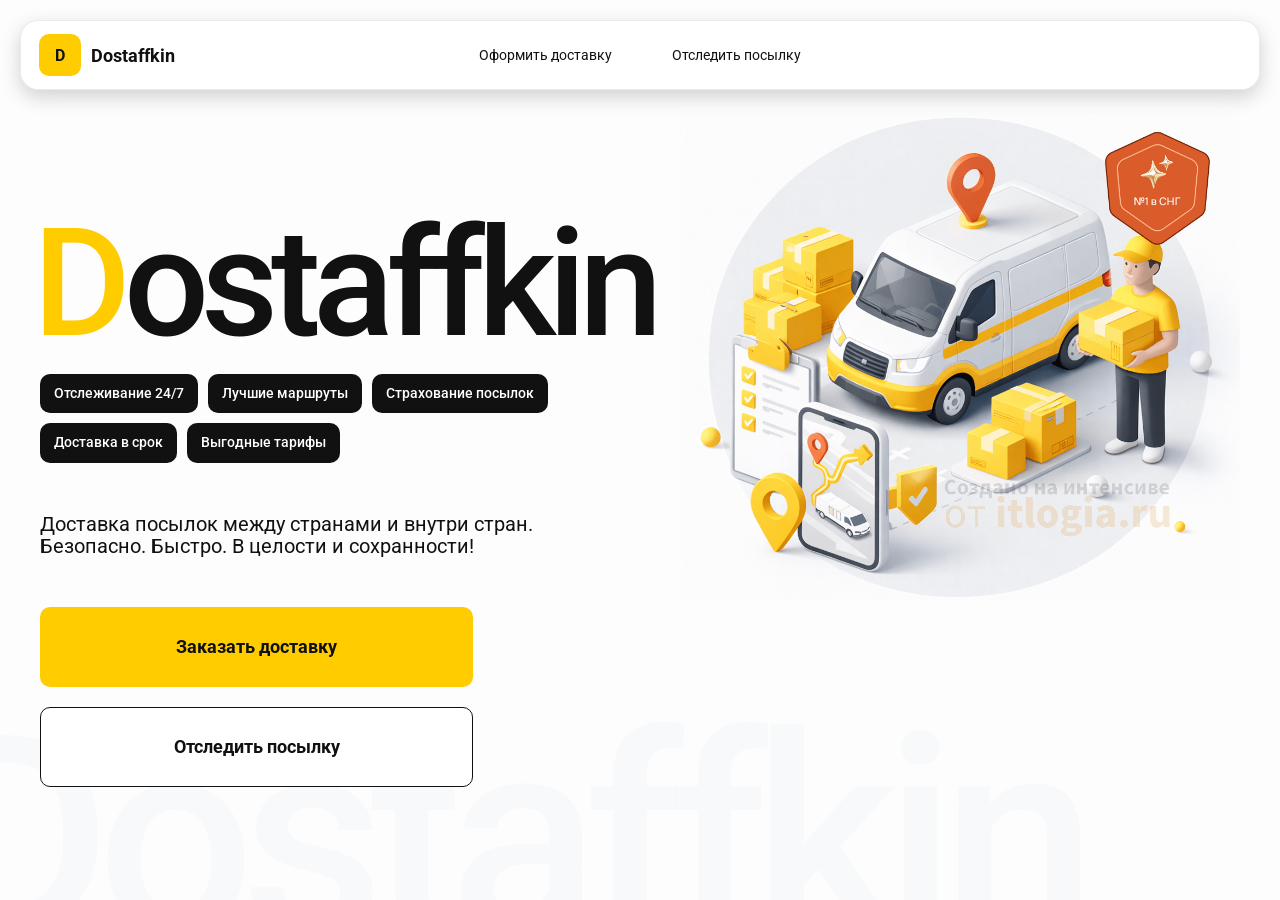
<file: index.html>
<!doctype html>
<html lang="ru">

<head>
    <meta charset="utf-8" />
    <meta name="viewport" content="width=device-width,initial-scale=1,maximum-scale=1,user-scalable=0" />
    <title>Dostaffkin — Доставка посылок между странами и внутри стран. Безопасно. Быстро. В целости и сохранности!
    </title>


    <link href="styles/base.css" rel="stylesheet" />
    <link href="styles/base_adaptive.css" rel="stylesheet" />
    <link href="styles/index.css" rel="stylesheet" />
    <link href="styles/index_adaptive.css " rel="stylesheet" />
</head>

<body>
    <div class="container">
        <header class="header">
            <a class="header-brand" href="#">
                <div class="header-logo">D</div>
                <div class="header-title">Dostaffkin</div>
            </a>
            <nav class="header-menu">
                <a class="header-link" href="./order.html">Оформить <span>доставку</span></a>
                <a class="header-link" href="./track.html">Отследить <span>посылку</span></a>
            </nav>
        </header>
        <main class="main">
            <section class="main-info">
                <div class="main-title">
                    <span>D</span>ostaffkin
                </div>
                <div class="main-features">
                    <div class="main-feature">Отслеживание 24/7</div>
                    <div class="main-feature">Лучшие маршруты</div>
                    <div class="main-feature">Страхование посылок</div>
                    <div class="main-feature">Доставка в срок</div>
                    <div class="main-feature">Выгодные тарифы</div>
                </div>
                <div class="main-description">
                    Доставка посылок между странами и внутри стран.
                    Безопасно. Быстро. В целости и сохранности!
                </div>
                <div class="main-actions">
                    <a class="button" type="button" href="./order.html">Заказать доставку</a>
                    <a class="button button-white" type="button" href="./track.html">Отследить посылку</a>
                </div>
            </section>
            <div class="main-title-ghost">Dostaffkin</div>
            <section class="main-image">
                <img src="images/main-image.png" alt="Main image" />
            </section>
        </main>
    </div>

</body>

</html>
</file>
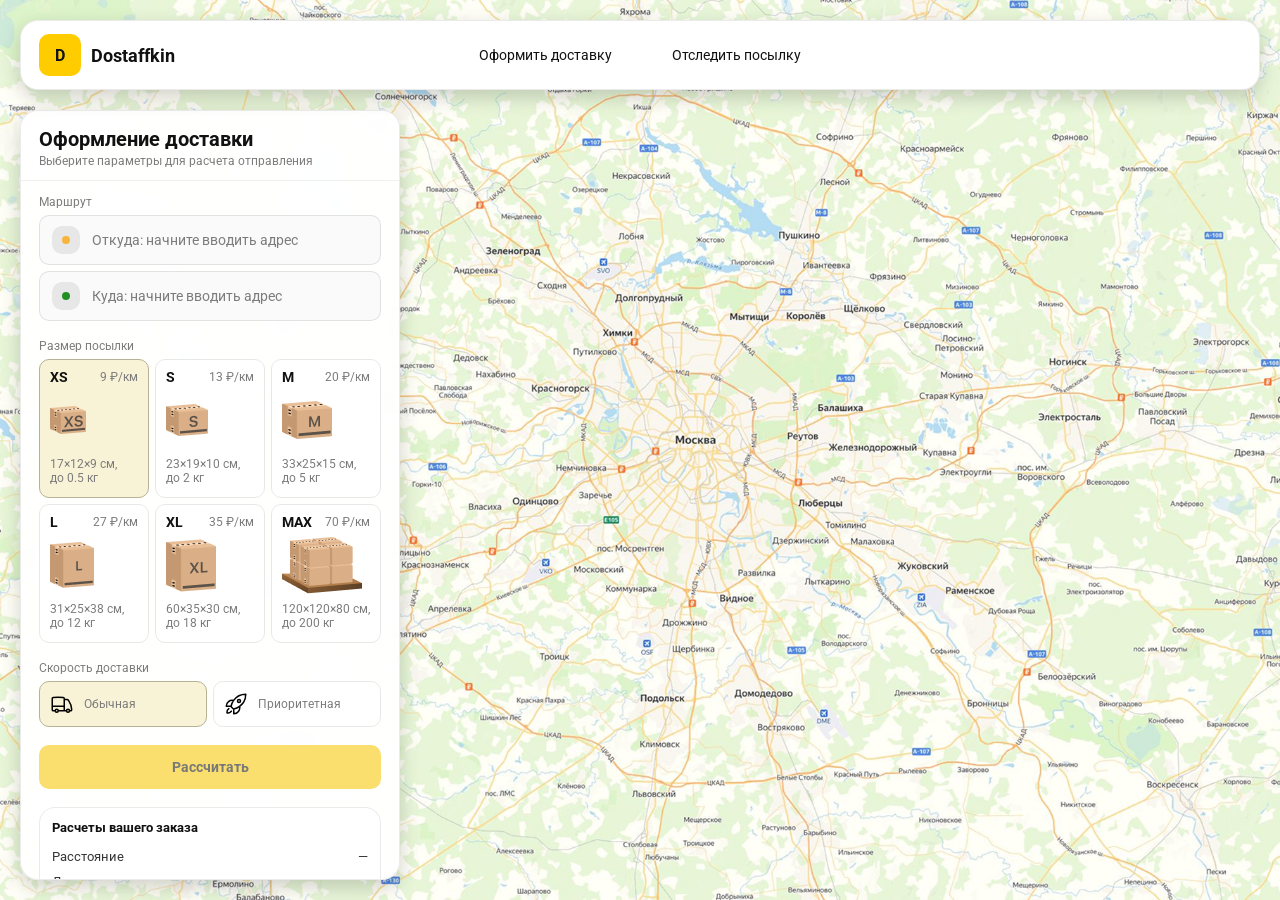
<file: order.html>
<!doctype html>
<html lang="ru">

<head>
    <meta charset="utf-8" />
    <meta name="viewport" content="width=device-width,initial-scale=1,maximum-scale=1,user-scalable=0" />
    <title>Оформление доставки</title>

    <link rel="stylesheet" href="styles/base.css" />
    <link rel="stylesheet" href="styles/base_adaptive.css" />

    <link rel="stylesheet" href="styles/order.css" />
    <link rel="stylesheet" href="styles/order_adaptive.css" />
</head>

<body>
    <div id="map"></div>

    <header class="header">
        <a class="header-brand" href=".index.html">
            <div class="header-logo">D</div>
            <div class="header-title">Dostaffkin</div>
        </a>
        <nav class="header-menu">
            <a class="header-link" href="#">Оформить <span>доставку</span></a>
            <a class="header-link" href="./track.html">Отследить <span>посылку</span></a>
        </nav>
    </header>

    <aside class="main" id="sidebar">
        <div class="main-header">
            <div class="main-title">Оформление доставки</div>
            <div class="main-text">Выберите параметры для расчета отправления</div>
        </div>
        <div class="main-content">
            <div class="main-route">
                <div class="main-block-title">Маршрут</div>
                <div class="main-fields">
                    <div class="main-field" id="fromField">
                        <div class="main-pin"></div>
                        <input id="from" placeholder="Откуда: начните вводить адрес" autocomplete="off" />
                        <div class="main-ac" id="fromAc" role="listbox" aria-label="Подсказки адресов"></div>
                    </div>

                    <div class="main-field" id="toField">
                        <div class="main-pin"></div>
                        <input id="to" placeholder="Куда: начните вводить адрес" autocomplete="off" />
                        <div class="main-ac" id="toAc" role="listbox" aria-label="Подсказки адресов"></div>
                    </div>
                </div>
            </div>
            <div class="main-package">
                <div class="main-block-title">Размер посылки</div>

                <div class="main-sizes">
                    <div class="main-size-card is-active" data-value="xs">
                        <div class="main-size-top">
                            <div class="main-size-label">XS</div>
                            <div class="main-size-rate">9 ₽/км</div>
                        </div>
                        <div class="main-size-media">
                            <img src="images/sizes/xs.png" alt="Короб XS" />
                        </div>
                        <div class="main-size-description">17×12×9 см,<br>до 0.5 кг</div>
                    </div>

                    <div class="main-size-card" data-value="s">
                        <div class="main-size-top">
                            <div class="main-size-label">S</div>
                            <div class="main-size-rate">13 ₽/км</div>
                        </div>
                        <div class="main-size-media">
                            <img src="images/sizes/s.png" alt="Короб S" />
                        </div>
                        <div class="main-size-description">23×19×10 см,<br>до 2 кг</div>
                    </div>

                    <div class="main-size-card" data-value="m">
                        <div class="main-size-top">
                            <div class="main-size-label">M</div>
                            <div class="main-size-rate">20 ₽/км</div>
                        </div>
                        <div class="main-size-media">
                            <img src="images/sizes/m.png" alt="Короб M" />
                        </div>
                        <div class="main-size-description">33×25×15 см,<br>до 5 кг</div>
                    </div>

                    <div class="main-size-card" data-value="l">
                        <div class="main-size-top">
                            <div class="main-size-label">L</div>
                            <div class="main-size-rate">27 ₽/км</div>
                        </div>
                        <div class="main-size-media">
                            <img src="images/sizes/l.png" alt="Короб L" />
                        </div>
                        <div class="main-size-description">31×25×38 см,<br>до 12 кг</div>
                    </div>

                    <div class="main-size-card" data-value="xl">
                        <div class="main-size-top">
                            <div class="main-size-label">XL</div>
                            <div class="main-size-rate">35 ₽/км</div>
                        </div>
                        <div class="main-size-media">
                            <img src="images/sizes/xl.png" alt="Короб XL" />
                        </div>
                        <div class="main-size-description">60×35×30 см,<br>до 18 кг</div>
                    </div>

                    <div class="main-size-card" data-value="max">
                        <div class="main-size-top">
                            <div class="main-size-label">MAX</div>
                            <div class="main-size-rate">70 ₽/км</div>
                        </div>
                        <div class="main-size-media main-size-media-palleta">
                            <img src="images/sizes/max.png" alt="Паллета" />
                        </div>
                        <div class="main-size-description">120×120×80 см,<br>до 200 кг</div>
                    </div>
                </div>
            </div>

            <div class="main-speed">
                <div class="main-block-title">Скорость доставки</div>

                <div class="main-speeds">
                    <div class="main-speed-card is-active" data-value="regular">
                        <img class="main-speed-media" src="images/icons/regular.svg" alt="Regular" />
                        <div class="main-speed-description">Обычная</div>
                    </div>
                    <div class="main-speed-card" data-value="fast">
                        <img class="main-speed-media" src="images/icons/fast.svg" alt="Fast" />
                        <div class="main-speed-description">Приоритетная</div>
                    </div>

                </div>
            </div>
            <div class="main-calculate-block">
                <button id="calc" class="button calculate-button" type="button" disabled>Рассчитать</button>
            </div>
            <div class="main-result" id="result">
                <div class="main-result-title">Расчеты вашего заказа</div>
                <div class="main-result-lines">
                    <div class="main-result-line"><span>Расстояние</span><span id="distanceValue">—</span></div>
                    <div class="main-result-line"><span>Доставим через</span><span id="durationValue">—</span></div>
                    <div class="main-result-line"><span>Тариф</span><span id="rateValue">—</span></div>
                </div>
                <div class="main-price">
                    <div class="main-price-label">Итого</div>
                    <div class="main-price-value" id="totalValue">—</div>
                </div>
            </div>
            <div class="main-order-box">
                <div class="main-order-form" id="orderForm">
                    <div class="main-order-title">Оформление доставки</div>
                    <div class="main-block-info-row">
                        <div class="main-block-title">Контакты</div>
                        <div class="order-fields">
                            <div class="main-field">
                                <input id="customerName" placeholder="Ваше имя" autocomplete="off" />
                            </div>
                            <div class="main-field">
                                <input id="customerPhone" placeholder="Ваш телефон" autocomplete="off"
                                    inputmode="tel" />
                            </div>
                        </div>
                    </div>
                    <div class="main-block-info-row extra-info">
                        <div class="main-block-title">Дополнительная информация</div>
                        <div class="main-field textarea">
                            <textarea id="comment" placeholder="Детали доставки и комментарии"></textarea>
                        </div>
                    </div>
                    <button id="submit" class="button main-submit-request" type="button" disabled>Отправить
                        заявку
                    </button>
                </div>

                <div class="main-order-success" id="orderSuccess">
                    <div class="main-success-icon">✓</div>
                    <div class="main-success-title">Заявка отправлена!</div>
                    <div class="main-success-title">Номер отправления – <span id="orderId"></span></div>
                    <div class="main-success-subtitle">Мы скоро свяжемся с вами</div>
                </div>
            </div>
        </div>
    </aside>




</body>

</html>
</file>
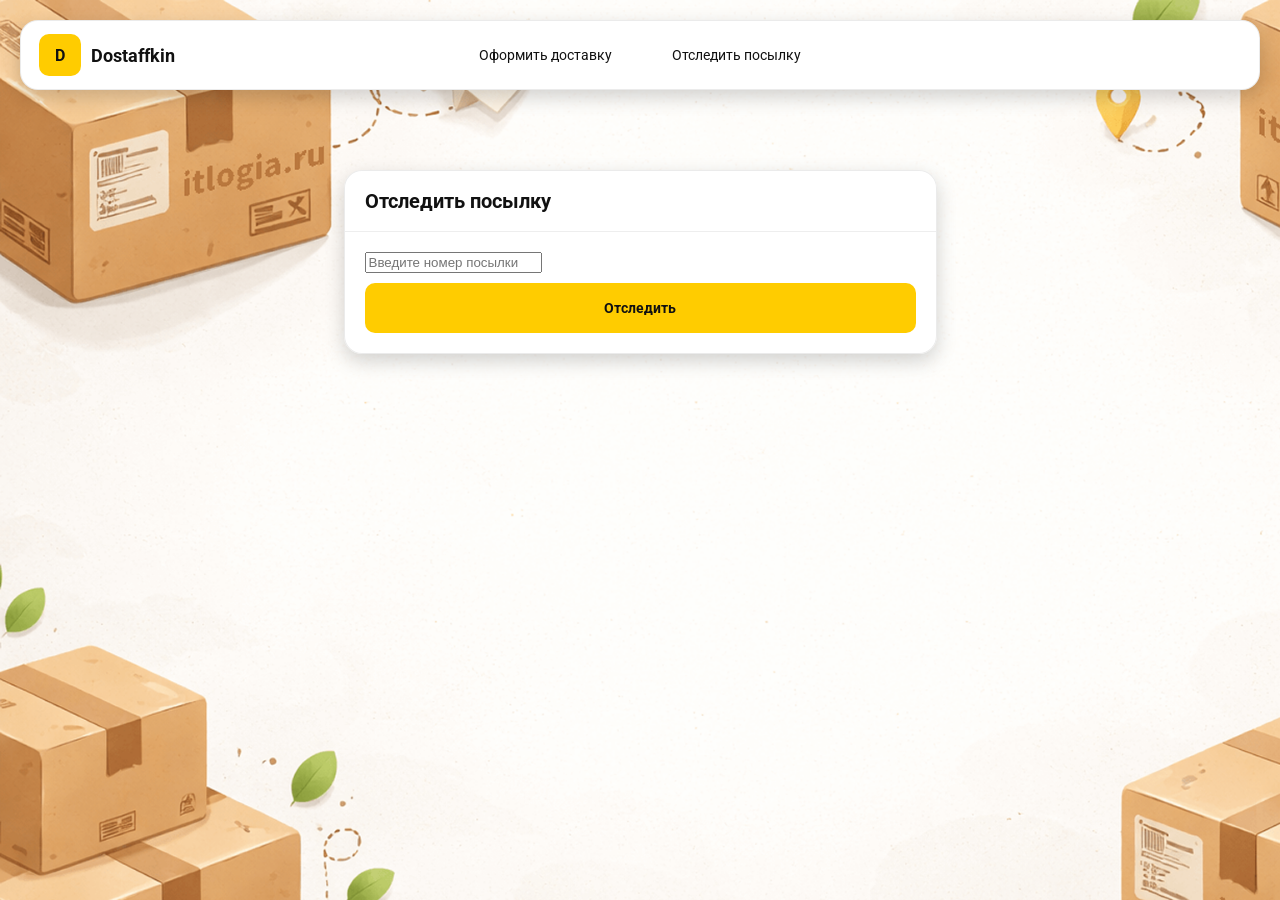
<file: track.html>
<!doctype html>
<html lang="ru">

<head>
    <meta charset="utf-8" />
    <meta name="viewport" content="width=device-width,initial-scale=1,maximum-scale=1,user-scalable=0" />
    <title>Отследить посылку</title>
    <link rel="stylesheet" href="styles/base.css" />
    <link rel="stylesheet" href="styles/base_adaptive.css" />

    <link rel="stylesheet" href="styles/track.css" />
    <link rel="stylesheet" href="styles/track_adaptive.css" />
</head>

<body>


    <div class="container">
        <header class="header">
            <a class="header-brand" href="./index.html">
                <div class="header-logo">D</div>
                <div class="header-title">Dostaffkin</div>
            </a>
            <nav class="header-menu">
                <a class="header-link" href="./order.html">Оформить <span>доставку</span></a>
                <a class="header-link" href="#">Отследить <span>посылку</span></a>
            </nav>
        </header>
        <main class="track-content">
            <section class="track-card track-search">
                <div class="track-title">Отследить посылку</div>
                <div class="track-action">
                    <div class="main-field track-field">
                        <input id="trackNumber" placeholder="Введите номер посылки" autocomplete="off"/>
                    </div>
                    <button id="trackButton" class="button track-button" type="button">Отследить</button>
                </div>
            </section>
            <section class="track-card track-result" id="trackResult">
                <div class="track-result-header">
                    <div class="track-id" id="trackIdValue"></div>
                    <div class="track-routes">
                        <div class="track-route">
                            <div class="track-route-pin">
                                <svg xmlns="http://www.w3.org/2000/svg" fill="none" viewBox="0 0 24 24"
                                    stroke-width="1.5" stroke="orange" class="size-6">
                                    <path stroke-linecap="round" stroke-linejoin="round"
                                        d="M15 10.5a3 3 0 1 1-6 0 3 3 0 0 1 6 0Z" />
                                    <path stroke-linecap="round" stroke-linejoin="round"
                                        d="M19.5 10.5c0 7.142-7.5 11.25-7.5 11.25S4.5 17.642 4.5 10.5a7.5 7.5 0 1 1 15 0Z" />
                                </svg>
                            </div>
                            <div class="track-route-address" id="trackFromValue">
                                Откуда: Москва, улица Арбат, 1
                            </div>
                        </div>
                        <div class="track-route track-route-arrow">
                            <svg xmlns="http://www.w3.org/2000/svg" fill="none" viewBox="0 0 24 24" stroke-width="1.5"
                                stroke="currentColor" class="size-6">
                                <path stroke-linecap="round" stroke-linejoin="round"
                                    d="M19.5 13.5 12 21m0 0-7.5-7.5M12 21V3" />
                            </svg>
                        </div>
                        <div class="track-route">
                            <div class="track-route-pin">
                                <svg xmlns="http://www.w3.org/2000/svg" fill="none" viewBox="0 0 24 24"
                                    stroke-width="1.5" stroke="green" class="size-6">
                                    <path stroke-linecap="round" stroke-linejoin="round"
                                        d="M15 10.5a3 3 0 1 1-6 0 3 3 0 0 1 6 0Z" />
                                    <path stroke-linecap="round" stroke-linejoin="round"
                                        d="M19.5 10.5c0 7.142-7.5 11.25-7.5 11.25S4.5 17.642 4.5 10.5a7.5 7.5 0 1 1 15 0Z" />
                                </svg>
                            </div>
                            <div class="track-route-address" id="trackToValue">
                                Куда: Минск, проспект Независимости, 58
                            </div>
                        </div>
                    </div>
                </div>
                <div class="track-info">
                    <div class="track-status-title">Статус данной посылки:</div>
                    <div class="track-status-list" id="trackStatusList">


                        <div class="track-status created">
                            <img src="images/icons/created.svg" class="track-status-icon" alt="Created">
                            <div class="track-status-text">
                                <div class="track-status-text-state">Создан</div>
                                <div class="track-status-text-date">10.01.2026</div>
                            </div>
                        </div>

                        <div class="track-status in-way">
                            <img src="images/icons/in-way.svg" class="track-status-icon" alt="In way">
                            <div class="track-status-text">
                                <div class="track-status-text-state">В пути: Москва</div>
                                <div class="track-status-text-date">18.01.2026</div>
                            </div>
                        </div>

                        <div class="track-status ready">
                            <img src="images/icons/ready.svg" class="track-status-icon" alt="Ready">
                            <div class="track-status-text">
                                <div class="track-status-text-state">Готов к выдаче</div>
                                <div class="track-status-text-date">25.01.2026</div>
                            </div>
                        </div>

                        <div class="track-status done">
                            <img src="images/icons/done.svg" class="track-status-icon" alt="Done">
                            <div class="track-status-text">
                                <div class="track-status-text-state">Вручен</div>
                                <div class="track-status-text-date">27.01.2026</div>
                            </div>
                        </div>

                    </div>
                </div>
            </section>

        </main>
    </div>

</body>

</html>
</file>
<file: styles/base.css>
*, *::before, *::after {
    box-sizing: border-box;
}

@font-face {
    font-family: "Roboto";
    src: url("../fonts/Roboto-Regular.ttf");
    font-weight: normal;
}

@font-face {
    font-family: "Roboto";
    src: url("../fonts/Roboto-Bold.ttf");
    font-weight: bold;
}

@font-face {
    font-family: "Roboto";
    src: url("../fonts/Roboto-Medium.ttf");
    font-weight: 500;
}

html, body {
    margin: 0;
    color: #111111;
    font-family: "Roboto", sans-serif;
}

body {
    background: #FDFDFD;
}


.header {
    border-radius: 18px;
    box-shadow: 0 7px 20px 0 #0000002E;
    backdrop-filter: blur(10px);
    background: #ffffff;
    left: 20px;
    border: 1px solid rgba(0, 0, 0, 0.08);
    position: fixed;
    right: 20px;
    top: 20px;
    padding: 14px 18px;
    height: 70px;
    display: flex;
    align-items: center;
    z-index: 6;
}
.header-brand {
    display: flex;
    align-items: center;
    text-decoration: none;
    gap: 10px;
}

.header-logo {
    width: 42px;
    height: 42px;
    border-radius: 10px;
    background: #FFCC00;
    display: grid;
    place-items: center;
    font-weight: bold;
    color: #111;
}

.header-title {
    font-size: 18px;
    font-weight: bold;
    color: #111111;
    text-decoration: none;
}

.header-menu {
    display: flex;
    align-items: center;
    gap: 60px;
    margin: 0;
    position: absolute;
    left: 50%;
    transform: translateX(-50%);
}

.header-link {
    font-size: 14px;
    color: #111111;
    text-decoration: none;
}

.button {
    border: 0;
    outline: none;
    height: 44px;
    border-radius: 10px;
    font-size: 14px;
    font-weight: bold;
    cursor: pointer;
    font-family: inherit;
    transition: transform .08s ease, opacity .12s ease;
    background: #ffcc00;
    color: #111111;
    text-align: center;
    text-decoration: none;
}

.button:hover {
    background-color: #E5BC19;
}

.button:disabled {
    cursor: not-allowed;
    background-color: #FADE6E;
    color: #787878;
    transform: none;
}

.button.button-white {
    background: #ffffff;
    border: 1px solid #111111;
}

.button.button-white:hover {
    background: rgb(241 241 241);
}
</file>
<file: styles/base_adaptive.css>
@media (max-width: 767px) {
    .header {
        left: 10px;
        right: 10px;
        top: 10px;
    }

    .header-link span {
        display: none;
    }

    .header-menu {
        gap: 20px;
        justify-content: flex-start;
        margin: 0 0 0 30px;
        position: static;
        transform: none;
    }
}

@media (max-width: 420px) {
    .header-title {
        display: none;
    }
}

@media (max-width: 374px) {
    .header-menu {
        gap: 10px;
        margin: 0 0 0 10px;
    }
}
</file>
<file: styles/index.css>
.container {
    overflow: hidden;
    min-height: 100vh;
}

.main {
    padding: 111px 40px 40px;
    position: relative;
    display: flex;
}

.main-info {
    max-width: 840px;
    width: 100%;
    position: relative;
}

.main-title {
    margin-top: 98px;
    font-weight: 500;
    font-size: 200px;
    line-height: 1;
    letter-spacing: -0.05em;
    color: #111111;
    left: -15px;
    position: relative;
}

.main-title span {
    color: #ffcc00;
}

.main-features {
    margin-top: 15px;
    display: flex;
    flex-wrap: wrap;
    gap: 10px;
}

.main-feature {
    background: #111111;
    color: #ffffff;
    padding: 12px 14px;
    font-weight: 500;
    font-size: 14px;
    line-height: 1.1;
    border-radius: 10px;
}

.main-description {
    margin-top: 50px;
    max-width: 500px;
    font-size: 20px;
    line-height: 1.1;
    color: #111111;
}

.main-actions {
    margin-top: 50px;
    display: flex;
    flex-direction: column;
    gap: 20px;
}

.main-actions .button {
    height: 80px;
    width: 433px;
    font-size: 18px;
    font-weight: bold;
    place-items: center;
    display: grid;
}

.main-title-ghost {
    position: absolute;
    z-index: -1;
    left: -70px;
    bottom: -150px;
    font-weight: 500;
    font-size: 278px;
    line-height: 1;
    letter-spacing: -0.05em;
    color: #ECEDF04D;
}

.main-image {
    width: 1024px;
    top: 100px;
    z-index: -2;
}

.main-image img {
    width: 100%;
    max-width: 1024px;
    height: auto;
    display: block;
}
</file>
<file: styles/index_adaptive.css>
@media (max-width: 1760px) {
    .main-title {
        font-size: 150px;
        left: -7px;
    }

    .main-info {
        max-width: 640px;
    }
}

@media (max-width: 1200px) {
    .main-info {
        max-width: 540px;
    }

    .main {
        padding: 111px 20px 20px;
    }

    .main-title {
        font-size: 120px;
        left: -4px;
    }

    .main-title-ghost {
        font-size: 220px;
    }
}

@media (max-width: 1024px) {
    .main-title {
        margin-top: 30px;
    }

    .main {
        flex-direction: column-reverse;
    }

    .main-image {
        max-width: 350px;
        position: absolute;
        left: 370px;
        top: 370px;
    }

    .main-info {
        max-width: 100%;
    }

    .main-actions {
        gap: 10px;
    }

    .main-actions .button {
        height: 50px;
        font-size: 14px;
        width: auto;
        max-width: 300px;
    }

    .main-description {
        max-width: 350px;
    }
}

@media (max-width: 570px) {
    .main-title {
        font-size: 88px;
    }

    .main-description {
        max-width: 100%
    }

    .main-actions {
       width: 100%;
    }

    .main-actions .button {
        width: 100%;
        max-width: 100%
    }

    .main-image {
        max-width: 650px;
        position: absolute;
        left: 170px;
        top: 70px;
        opacity: 0.2;
    }
}

@media (max-width: 400px) {
    .main-title {
        font-size: 70px;
    }
}
</file>
<file: styles/order.css>
#map {
    background-image: url("../images/order-bg.png");
    background-size: cover;
    position: fixed;
    inset: 0;
}

.main {
    border-radius: 18px;
    box-shadow: 0 7px 20px 0 #0000002E;
    backdrop-filter: blur(10px);
    background: rgba(255, 255, 255, 0.96);
    left: 20px;
    border: 1px solid rgba(0, 0, 0, 0.08);
    position: fixed;
    top: 110px;
    bottom: 20px;
    width: 380px;
    display: flex;
    flex-direction: column;
    overflow: hidden;
    z-index: 5;
}

.main-header {
    padding: 18px 18px 12px 18px;
    border-bottom: 1px solid rgba(0, 0, 0, 0.06);
    display: flex;
    flex-direction: column;
}

.main-title {
    font-size: 20px;
    line-height: 100%;
    font-weight: bold;
}

.main-text {
    font-size: 12px;
    margin-top: 5px;
    color: #7C7C7C;
}

.main-content {
    padding: 14px 18px 18px 18px;
    overflow: auto;
    scrollbar-width: none;
    display: flex;
    flex-direction: column;
    gap: 18px;
    flex: 1;
}

.main-block-title {
    font-size: 12px;
    color: #7C7C7C;
}

.main-route .main-block-title,
.main-package .main-block-title {
    margin-bottom: 6px;
}

.main-field {
    display: flex;
    align-items: center;
    margin-top: 6px;
    gap: 10px;
    border: 1px solid #1111111A;
    background: #FAFAFA;
    border-radius: 10px;
    padding: 10px 12px;
    position: relative;
    box-sizing: border-box;
    height: 50px;
}

.main-field.textarea {
    height: auto;
}

.main-pin {
    width: 28px;
    height: 28px;
    border-radius: 10px;
    background: rgba(17, 17, 17, 0.08);
    display: grid;
    place-items: center;
    flex: 0 0 auto;
    position: relative;
}

.main-pin::before {
    content: "";
    width: 8px;
    height: 8px;
    border-radius: 999px;
    background: orange;
    opacity: .75;
    display: block;
}

.main-field:last-child .main-pin::before {
    background: green;
    opacity: .85;
}

input, textarea {
    width: 100%;
    border: 0;
    outline: none;
    background: transparent;
    font-size: 14px;
    color: #111111;
    font-family: inherit;
}

textarea {
    resize: vertical;
    min-height: 72px;
    padding: 2px 0;
}

input::placeholder, textarea::placeholder {
    color: #7C7C7C;
}

.main-field:focus-within {
    border-color: rgba(0, 0, 0, 0.20);
    box-shadow: 0 0 0 4px rgba(255, 204, 0, 0.35);
    background: rgba(255, 255, 255, 0.75);
}

.main-sizes {
    display: grid;
    gap: 6px;
    grid-template-columns: repeat(3, 1fr);
}

.main-size-card {
    border: 1px solid #E8E8E7;
    background: #FFFFFF;
    border-radius: 10px;
    padding: 10px;
    cursor: pointer;
    user-select: none;
    transition: transform .08s ease, border-color .12s ease, background .12s ease;
    min-height: 139px;
}

.main-size-card:hover {
    transform: translateY(-1px);
}

.main-size-card.is-active {
    background-color: #F8F2D6;
    border-color: #B7B196;
}

.main-size-top {
    display: flex;
    align-items: center;
    justify-content: space-between;
}

.main-size-label {
    font-weight: bold;
    font-size: 14px;
    color: #111111;
    line-height: 100%;
}

.main-size-rate {
    font-size: 12px;
    color: #7C7C7C;
    line-height: 100%;
}

.main-size-media {
    margin-top: 8px;
    height: 57px;
}

.main-size-description {
    margin-top: 8px;
    font-size: 12px;
    color: #7C7C7C;
    line-height: 1.2;
}

.calculate-button {
    width: 100%;
}

.main-result {
    border: 1px solid rgba(0, 0, 0, 0.08);
    background: rgba(255, 255, 255, 0.75);
    border-radius: 16px;
    padding: 12px;
    line-height: 1.25;
}

.main-result-title {
    font-weight: bold;
    font-size: 13px;
    color: #111111;
    margin-bottom: 13px;
}

.main-result-lines {
    gap: 8px;
    display: flex;
    flex-direction: column;
}

.main-result-line {
    font-size: 13px;
    color: rgba(17, 17, 17, 0.85);
    display: flex;
    justify-content: space-between;
}

.main-price {
    margin-top: 18px;
    padding-top: 10px;
    border-top: 1px dashed rgba(0, 0, 0, 0.12);
    display: flex;
    align-items: baseline;
    justify-content: space-between;
}

.main-price-label {
    font-size: 12px;
    color: rgba(17, 17, 17, 0.55);
}

.main-price-value {
    font-size: 20px;
    font-weight: bold;
    color: #111111;
    letter-spacing: -0.3px;
}

.main-order-box {
    background: #ffffff;
    border: 1px solid #E8E8E7;
    border-radius: 10px;
    padding: 12px;
}

.main-order-title {
    margin-bottom: 8px;
    font-weight: bold;
    font-size: 14px;
    color: #111111;
}

.main-block-info {
    display: flex;
    flex-direction: column;
    gap: 6px;
}

.order-fields {
    display: grid;
    grid-template-columns: 1fr 1fr;
    column-gap: 10px;
    margin-top: 6px;
}

.main-block-info-row.extra-info {
    display: block;
    margin-top: 13px;
}

.main-submit-request {
    width: 100%;
    margin-top: 6px;
}

.main-order-success {
    display: none;
    text-align: center;
    padding: 22px 12px;
    gap: 12px;
}

.main-order-success.is-visible {
    display: flex;
    flex-direction: column;
    align-items: center;
}

.main-success-icon {
    width: 56px;
    height: 56px;
    border-radius: 50%;
    background: #16a34a;
    color: #ffffff;
    display: grid;
    place-items: center;
    font-size: 30px;
}

.main-success-title {
    font-size: 14px;
    font-weight: bold;
    color: #111111;
}

.main-success-subtitle {
    font-size: 12px;
    color: rgba(17, 17, 17, 0.55);
    line-height: 1.3;
}

.main-speed .main-block-title {
    margin-bottom: 6px;
}

.main-speeds {
    display: grid;
    gap: 6px;
    grid-template-columns: repeat(2, 1fr);
}

.main-speed-card {
    border: 1px solid #E8E8E7;
    background: #FFFFFF;
    border-radius: 10px;
    padding: 10px;
    cursor: pointer;
    user-select: none;
    transition: transform .08s ease, border-color .12s ease, background .12s ease;
    display: flex;
    align-items: center;
    gap: 10px;
}

.main-speed-card:hover {
    transform: translateY(-1px);
}

.main-speed-card.is-active {
    background-color: #F8F2D6;
    border-color: #B7B196;
}

.main-speed-description {
    font-size: 12px;
    color: #7C7C7C;
    line-height: 1.2;
}
</file>
<file: styles/order_adaptive.css>
@media (max-width: 767px) {
    .main {
        left: 10px;
        right: 10px;
        top: 50%;
        bottom: 12px;
        width: auto;
        max-width: none;
    }
}

@media (max-width: 420px) {
    .main-sizes {
        grid-template-columns: repeat(2, 1fr);
    }
}
</file>
<file: styles/track.css>
.container {
    background: #F4F4F4 url("../images/track-bg.png");
    background-size: cover;
    min-height: 100vh;
    padding: 170px 0 50px 0;
}

.track-content {
    width: 593px;
    margin: 0 auto;
}

.track-card {
    width: 100%;
    border-radius: 18px;
    box-shadow: 0 7px 20px 0 #0000002E;
    backdrop-filter: blur(10px);
    background: rgba(255, 255, 255, 0.96);
    border: 1px solid rgba(0, 0, 0, 0.08);
}

.track-title {
    font-size: 20px;
    line-height: 100%;
    font-weight: bold;
    border-bottom: 1px solid #EEEEEE;
    padding: 20px;
}

.track-action {
    padding: 20px;
}

.track-button {
    width: 100%;
    height: 50px;
}

.track-field {
    margin-bottom: 10px;
}

.track-result {
    margin-top: 5px;
    display: none;
}

.track-result.is-visible {
    display: block;
}

.track-result-header {
    font-weight: bold;
    font-size: 14px;
    color: #111111;
    padding: 20px;
    border-bottom: 1px solid #EEEEEE;
}

.track-id {
    margin-bottom: 12px;
    font-size: 20px;
}

.track-routes {
    display: flex;
    flex-direction: column;
    gap: 10px;
    font-weight: normal;
}

.track-route {
    display: flex;
    align-items: center;
    gap: 10px;
}

.track-route-pin {
    width: 24px;
    height: 24px;
    flex-shrink: 0;
}

.track-route-arrow {
    padding: 15px 0;
    width: 24px;
    height: 24px;
}

.track-info {
    padding: 20px;
}

.track-status {
    display: flex;
    align-items: center;
    font-size: 12px;
    gap: 10px;
}

.track-status-title {
    font-size: 14px;
    color: #111111;
    margin-bottom: 20px;
}

.track-status-list {
    display: flex;
    flex-direction: column;
    gap: 15px;
}

.track-status-icon {
    width: 40px;
    height: 40px;
    border-radius: 50%;
    background: rgba(17, 17, 17, 0.08);
    display: grid;
    place-items: center;
    flex: 0 0 auto;
}

.track-status.created .track-status-icon {
    background-color: #F1CB00;
}

.track-status.in-way .track-status-icon {
    background-color: #F08A11;
}

.track-status.ready .track-status-icon {
    background-color: #A35D0A;
}

.track-status.done .track-status-icon {
    background-color: #37C93B;
}

.track-status-text {
    display: flex;
    align-items: center;
    justify-content: space-between;
    color: #111111;
    font-size: 12px;
    flex: 1;
}

.track-status-date {
    color: rgba(17, 17, 17, 0.55);
}
</file>
<file: styles/track_adaptive.css>
@media (max-width: 767px) {
    .container {
        padding: 130px 0 50px 0;
    }

    .track-content {
        width: 100%;
        padding-left: 10px;
        padding-right: 10px;
    }

    .track-result-header {
        padding: 20px;
    }
}
</file>
